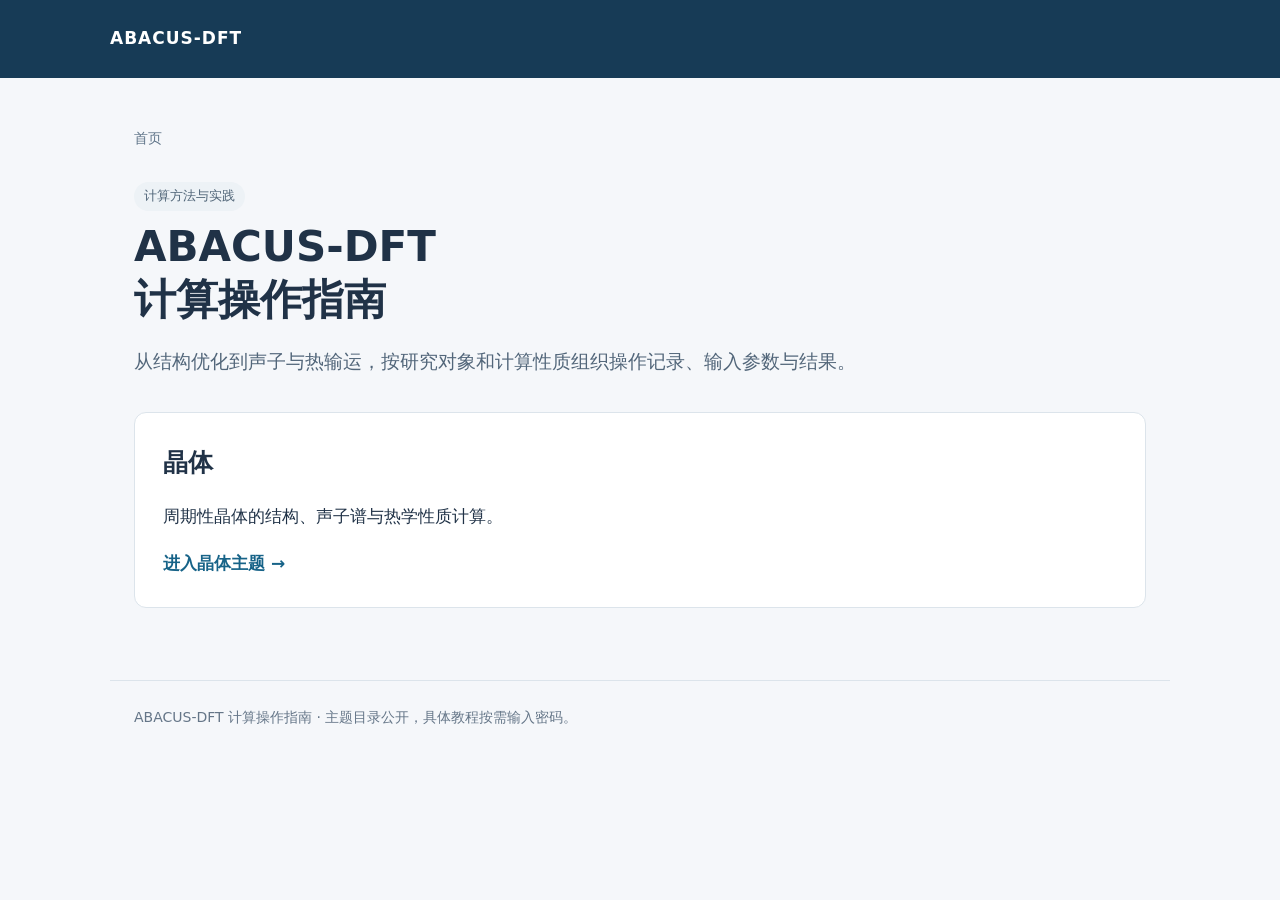
<file: index.html>
<!doctype html><html lang="zh-CN"><head><meta charset="utf-8"><meta name="viewport" content="width=device-width,initial-scale=1"><title>计算操作指南 · ABACUS-DFT</title><link rel="stylesheet" href="style.css"></head><body><header><a href="index.html">ABACUS-DFT</a></header><main><nav aria-label="当前位置">首页</nav><span class="tag">计算方法与实践</span><h1>ABACUS-DFT<br>计算操作指南</h1><p class="intro">从结构优化到声子与热输运，按研究对象和计算性质组织操作记录、输入参数与结果。</p><div class="cards"><article class="card"><h2>晶体</h2><p>周期性晶体的结构、声子谱与热学性质计算。</p><a href="crystal/index.html">进入晶体主题 →</a></article></div></main><footer>ABACUS-DFT 计算操作指南 · 主题目录公开，具体教程按需输入密码。</footer></body></html>
</file>
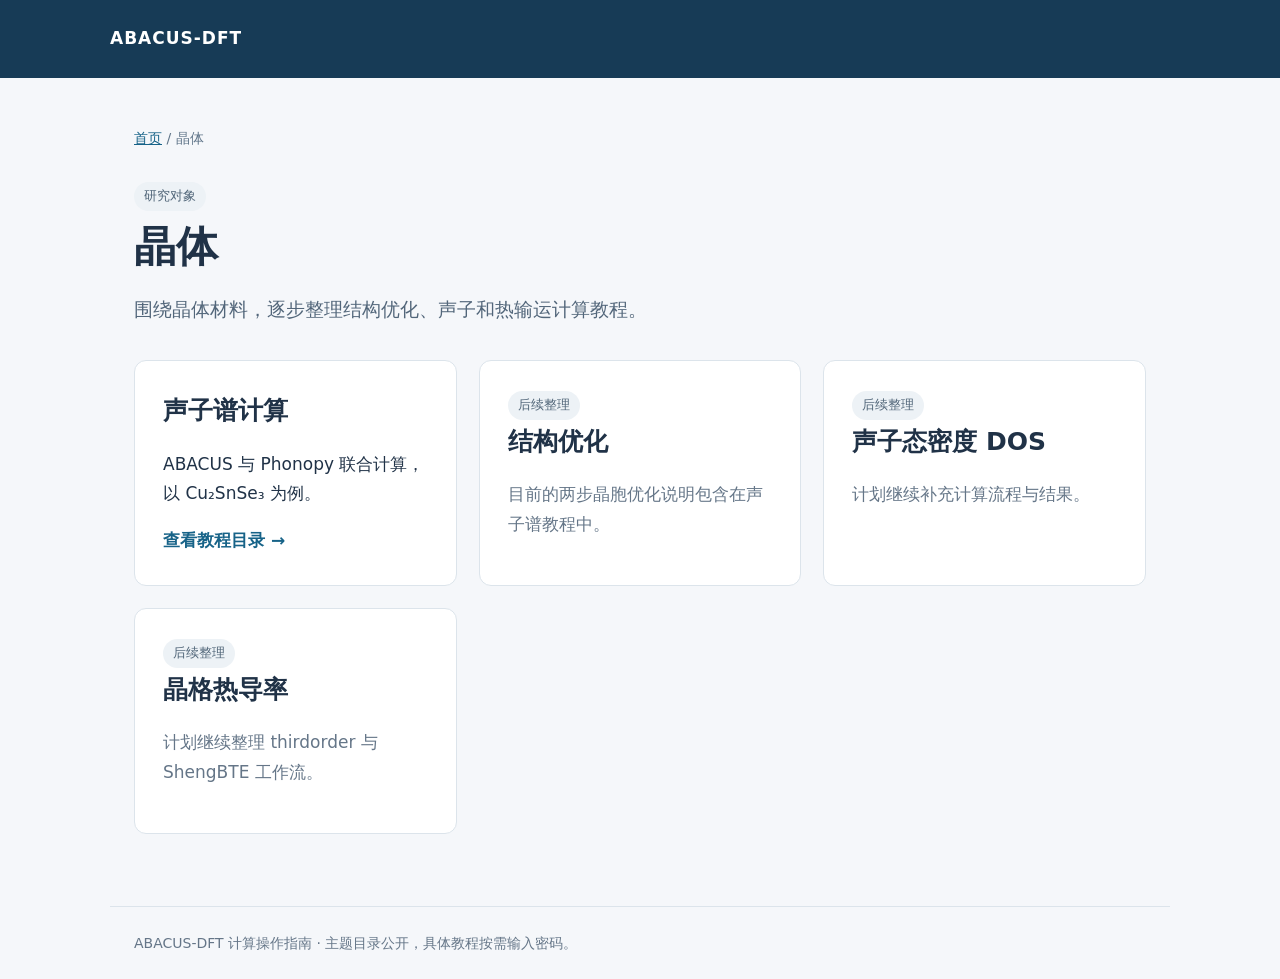
<file: crystal/index.html>
<!doctype html><html lang="zh-CN"><head><meta charset="utf-8"><meta name="viewport" content="width=device-width,initial-scale=1"><title>晶体 · ABACUS-DFT</title><link rel="stylesheet" href="../style.css"></head><body><header><a href="../index.html">ABACUS-DFT</a></header><main><nav aria-label="当前位置"><a href="../index.html">首页</a> / 晶体</nav><span class="tag">研究对象</span><h1>晶体</h1><p class="intro">围绕晶体材料，逐步整理结构优化、声子和热输运计算教程。</p><div class="cards"><article class="card"><h2>声子谱计算</h2><p>ABACUS 与 Phonopy 联合计算，以 Cu₂SnSe₃ 为例。</p><a href="phonon/index.html">查看教程目录 →</a></article><article class="card"><span class="tag">后续整理</span><h2>结构优化</h2><p class="muted">目前的两步晶胞优化说明包含在声子谱教程中。</p></article><article class="card"><span class="tag">后续整理</span><h2>声子态密度 DOS</h2><p class="muted">计划继续补充计算流程与结果。</p></article><article class="card"><span class="tag">后续整理</span><h2>晶格热导率</h2><p class="muted">计划继续整理 thirdorder 与 ShengBTE 工作流。</p></article></div></main><footer>ABACUS-DFT 计算操作指南 · 主题目录公开，具体教程按需输入密码。</footer></body></html>
</file>
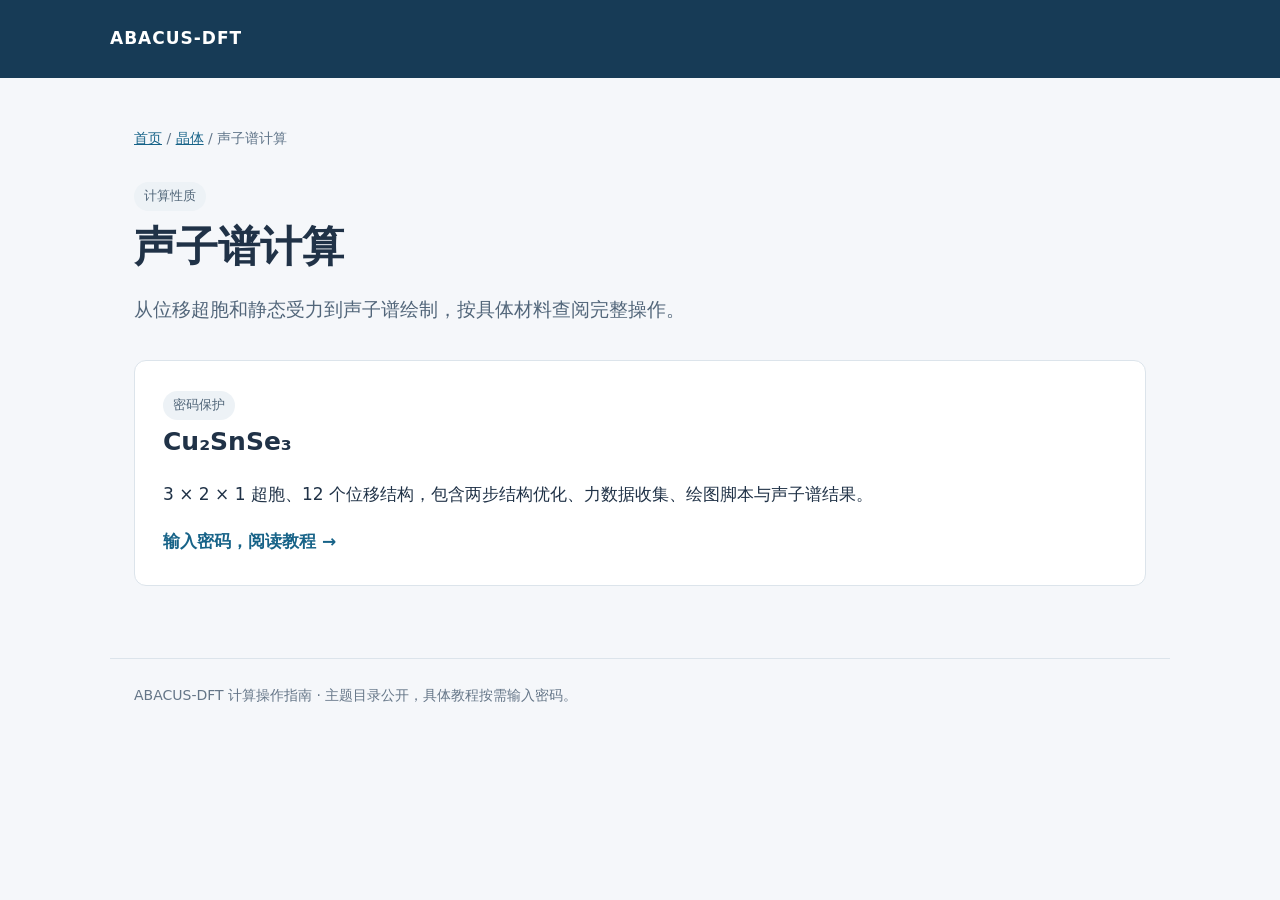
<file: crystal/phonon/index.html>
<!doctype html><html lang="zh-CN"><head><meta charset="utf-8"><meta name="viewport" content="width=device-width,initial-scale=1"><title>声子谱计算 · ABACUS-DFT</title><link rel="stylesheet" href="../../style.css"></head><body><header><a href="../../index.html">ABACUS-DFT</a></header><main><nav aria-label="当前位置"><a href="../../index.html">首页</a> / <a href="../index.html">晶体</a> / 声子谱计算</nav><span class="tag">计算性质</span><h1>声子谱计算</h1><p class="intro">从位移超胞和静态受力到声子谱绘制，按具体材料查阅完整操作。</p><div class="cards"><article class="card"><span class="tag">密码保护</span><h2>Cu₂SnSe₃</h2><p>3 × 2 × 1 超胞、12 个位移结构，包含两步结构优化、力数据收集、绘图脚本与声子谱结果。</p><a href="cu2snse3/index.html">输入密码，阅读教程 →</a></article></div></main><footer>ABACUS-DFT 计算操作指南 · 主题目录公开，具体教程按需输入密码。</footer></body></html>
</file>
<file: style.css>
*{box-sizing:border-box}body{margin:0;color:#203247;background:#f5f7fa;font:17px/1.75 system-ui,sans-serif}header{background:#173b56;color:white;padding:24px max(24px,calc((100vw - 1060px)/2))}header a{color:white;text-decoration:none;font-weight:700;letter-spacing:1px}main{max-width:1060px;margin:auto;padding:48px 24px 72px}nav{font-size:14px;color:#607589;margin-bottom:30px}a{color:#176388}h1{font-size:42px;line-height:1.25;margin:10px 0 18px}h2{font-size:25px;margin:0 0 12px}p{max-width:760px}.intro{color:#52667a;font-size:19px}.cards{display:grid;grid-template-columns:repeat(auto-fit,minmax(255px,1fr));gap:22px;margin-top:34px}.card{padding:28px;background:white;border:1px solid #dce4eb;border-radius:12px}.card a{font-weight:650;text-decoration:none}.tag{display:inline-block;font-size:13px;color:#506578;background:#edf2f6;padding:3px 10px;border-radius:20px}.muted{color:#657688}footer{max-width:1060px;margin:auto;padding:24px;border-top:1px solid #dce4eb;color:#657688;font-size:14px}a:focus-visible{outline:3px solid #e7a938;outline-offset:4px}@media(max-width:600px){h1{font-size:32px}main{padding-top:28px}}
</file>
